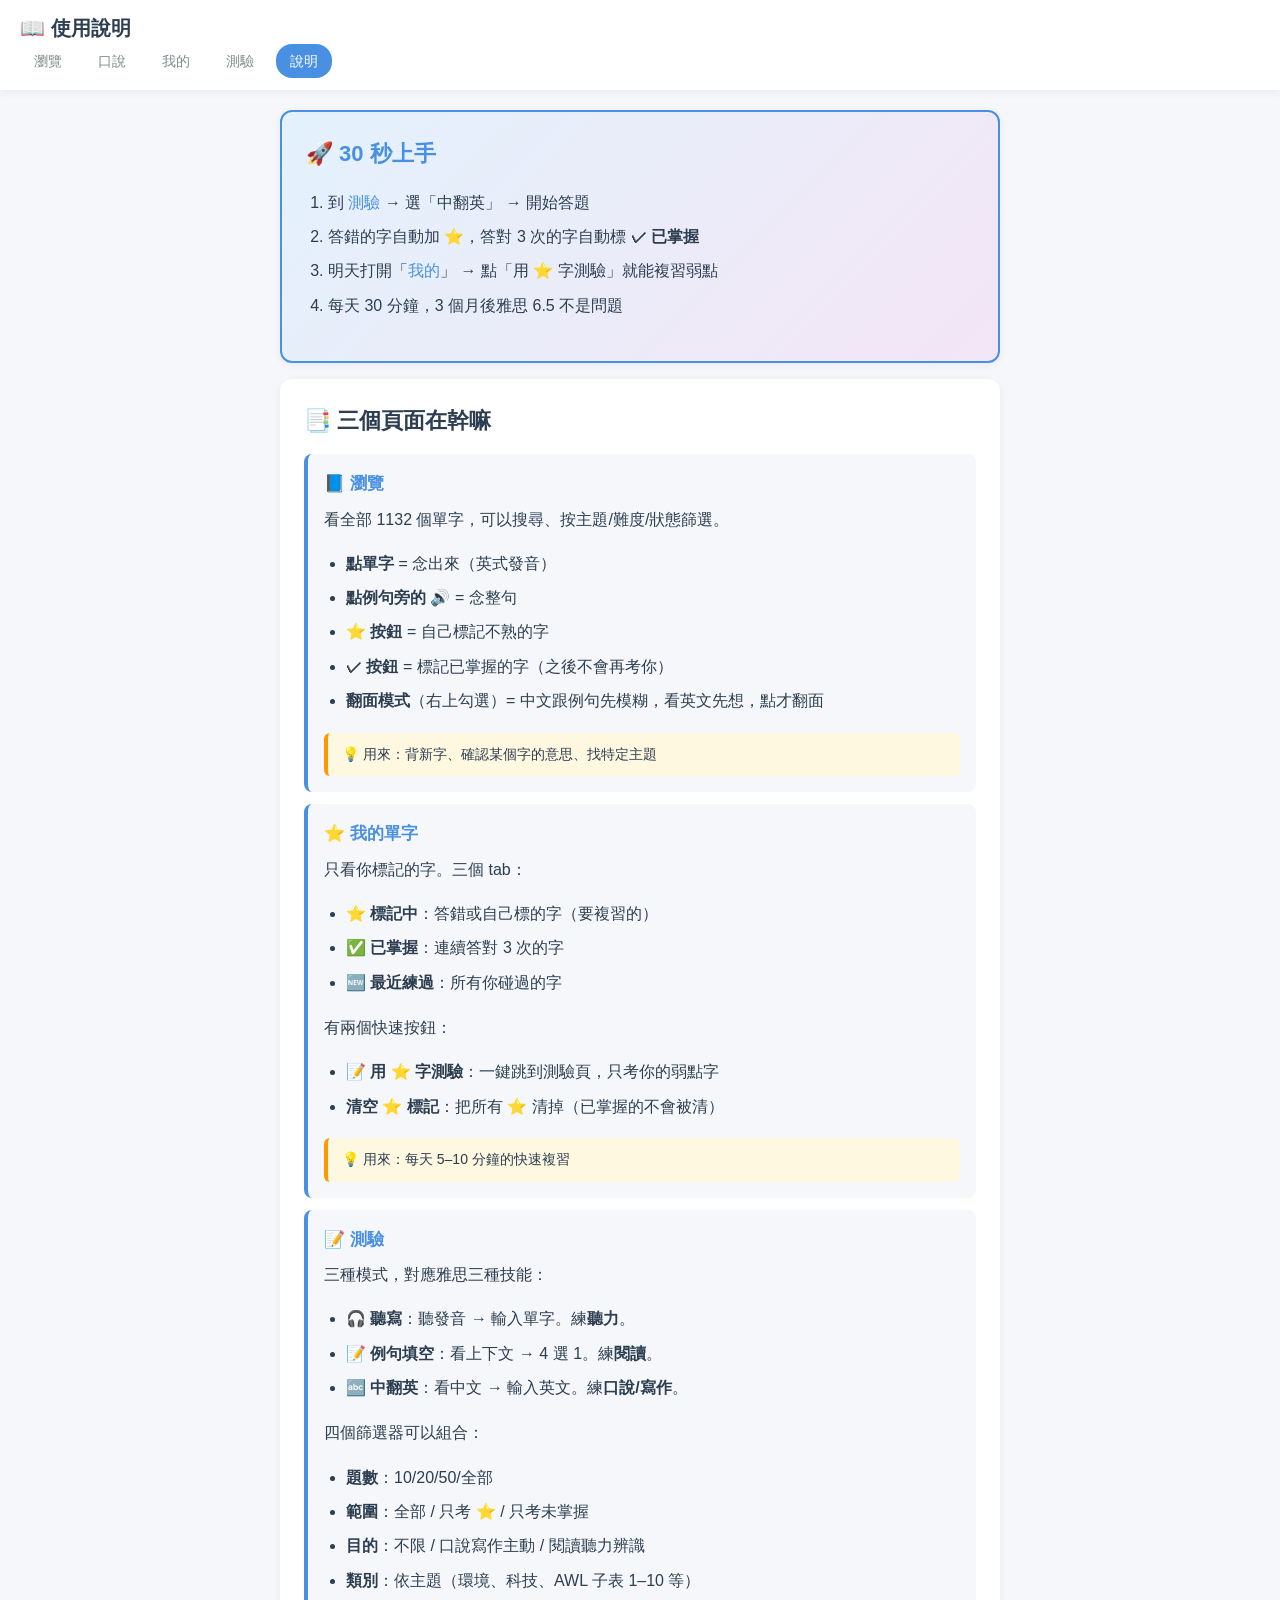
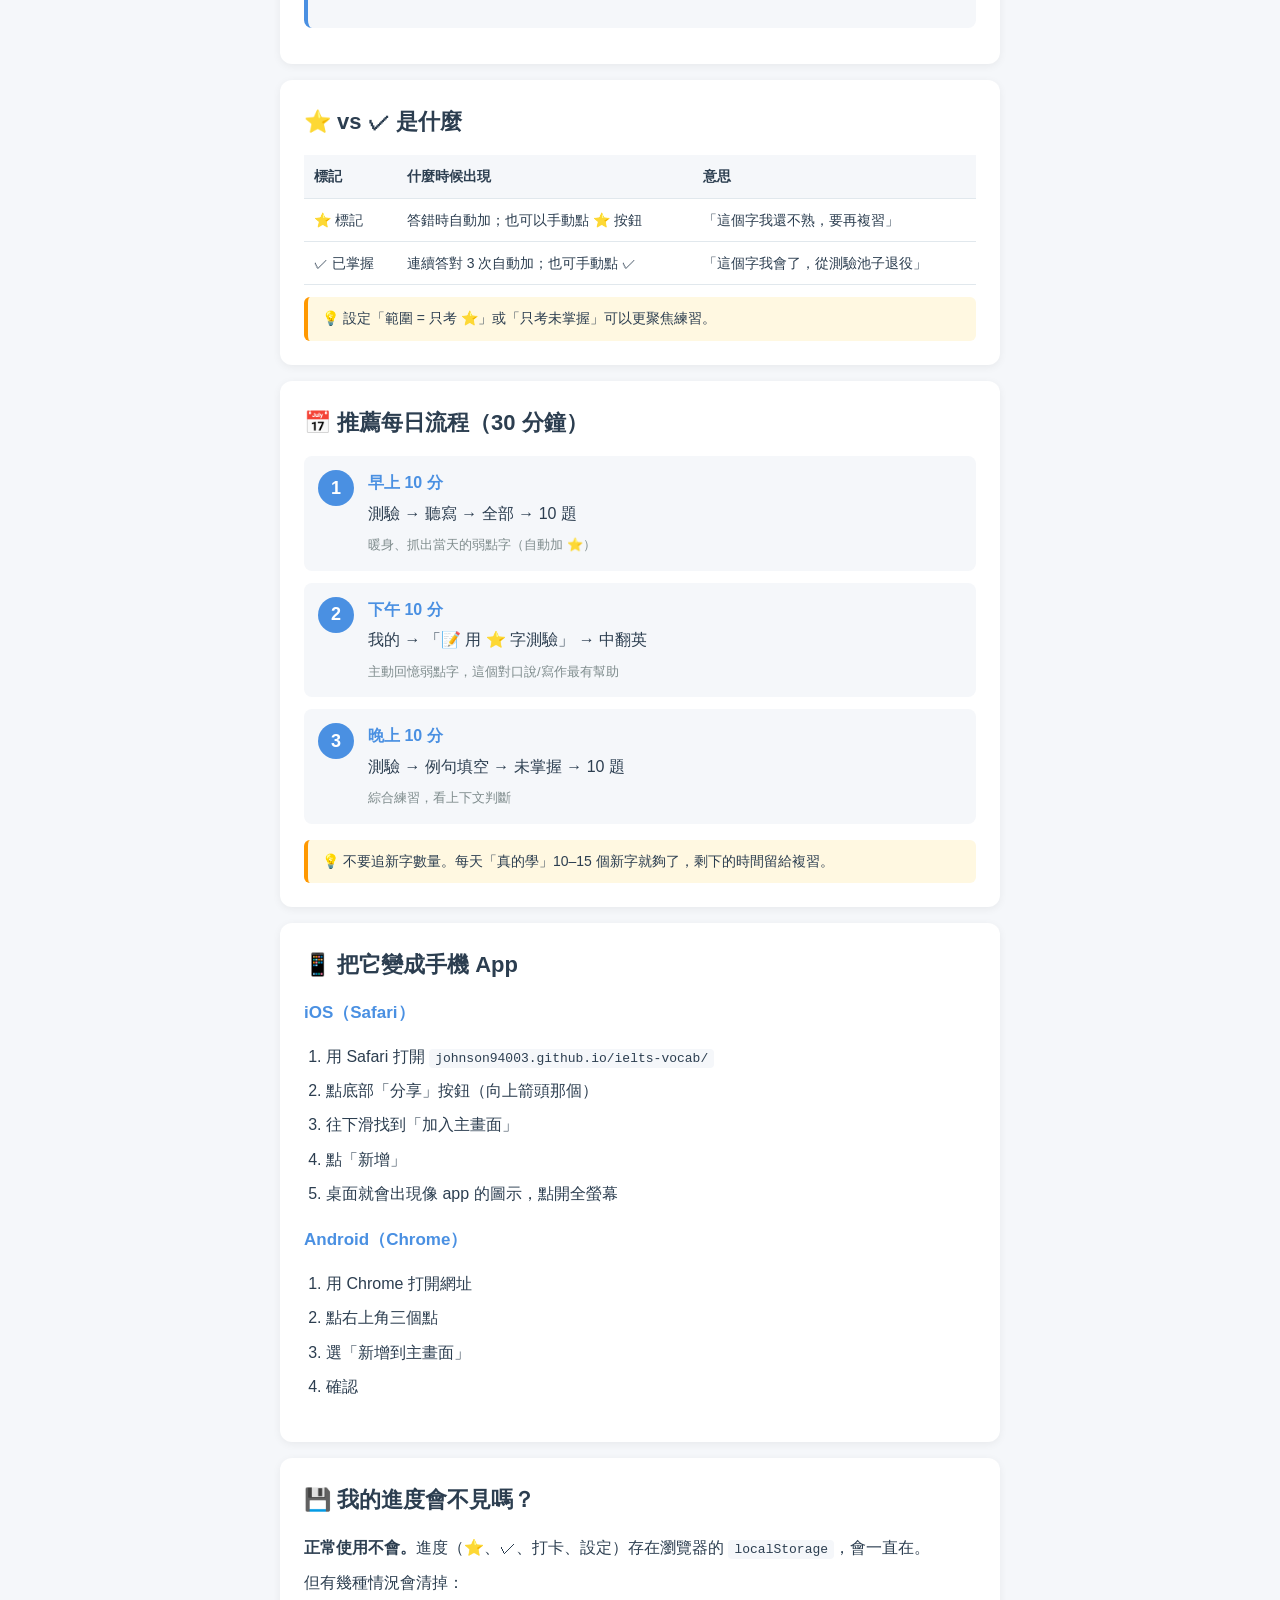
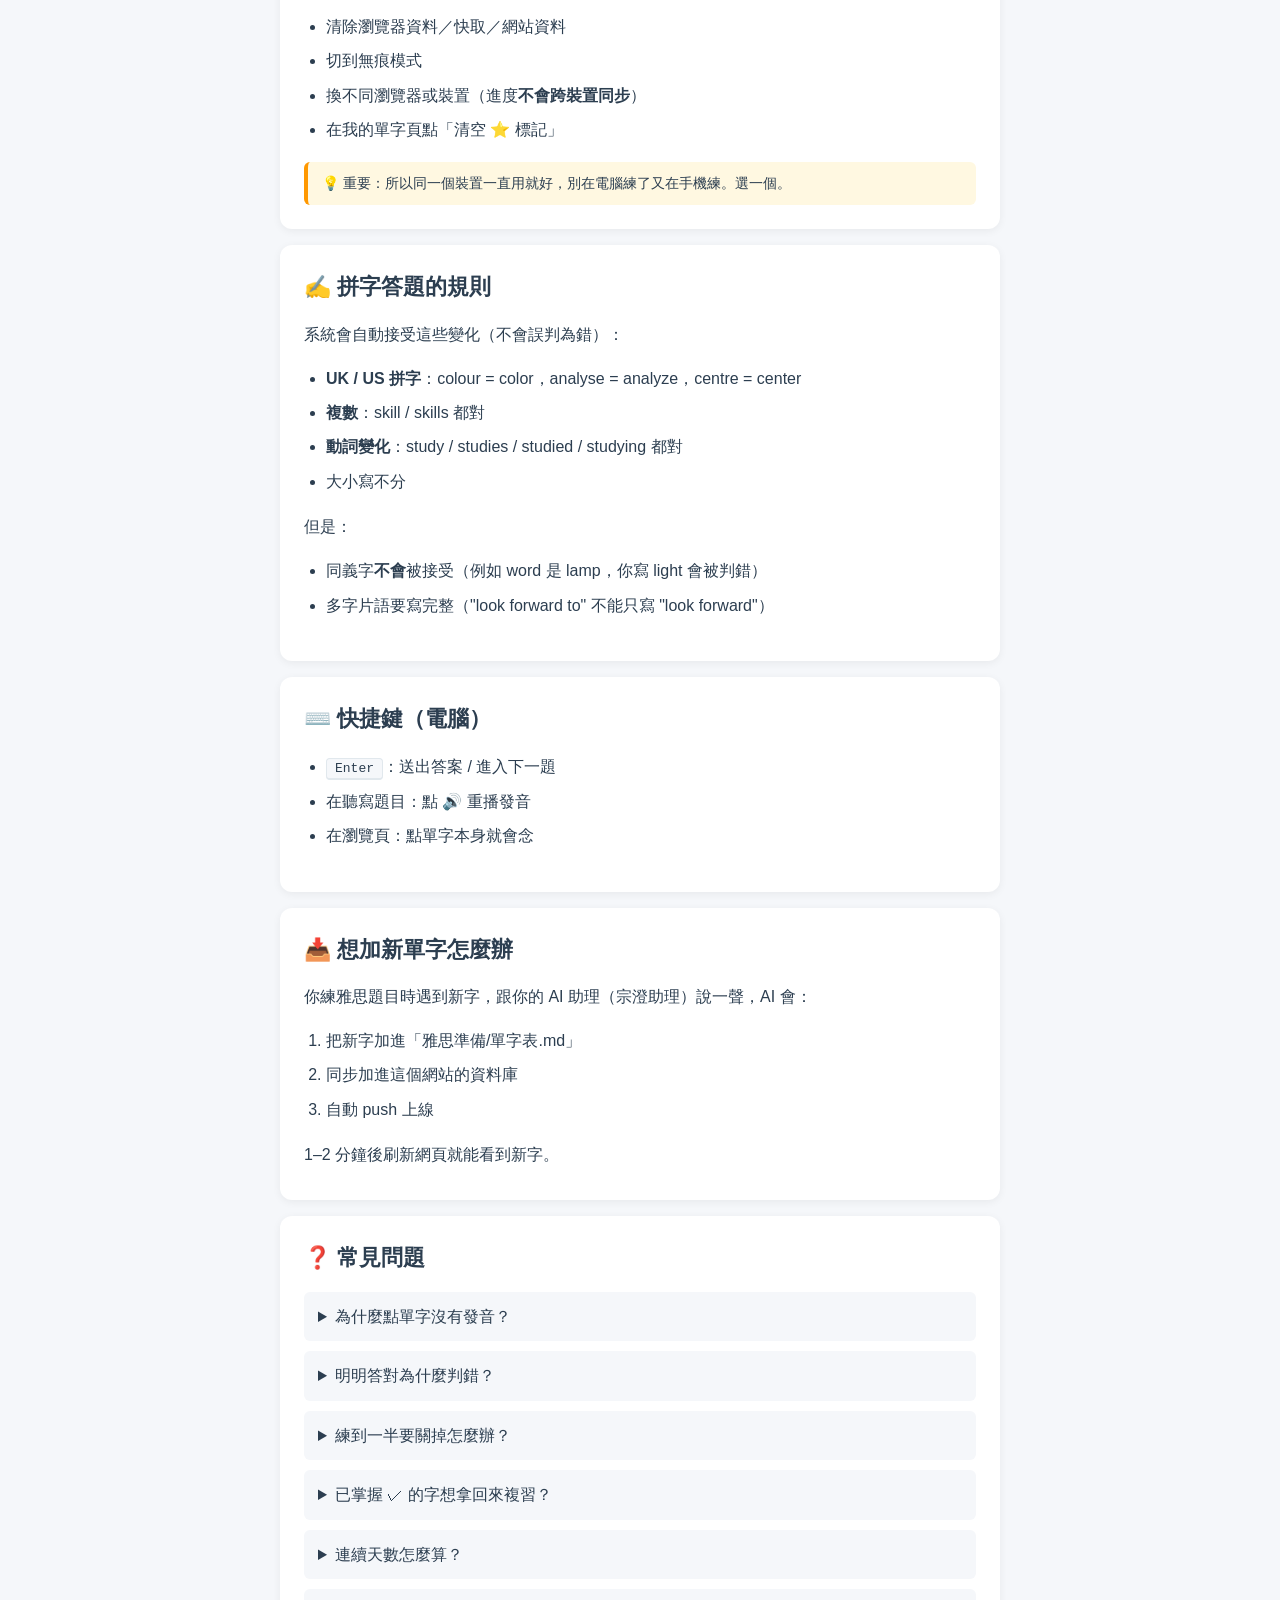
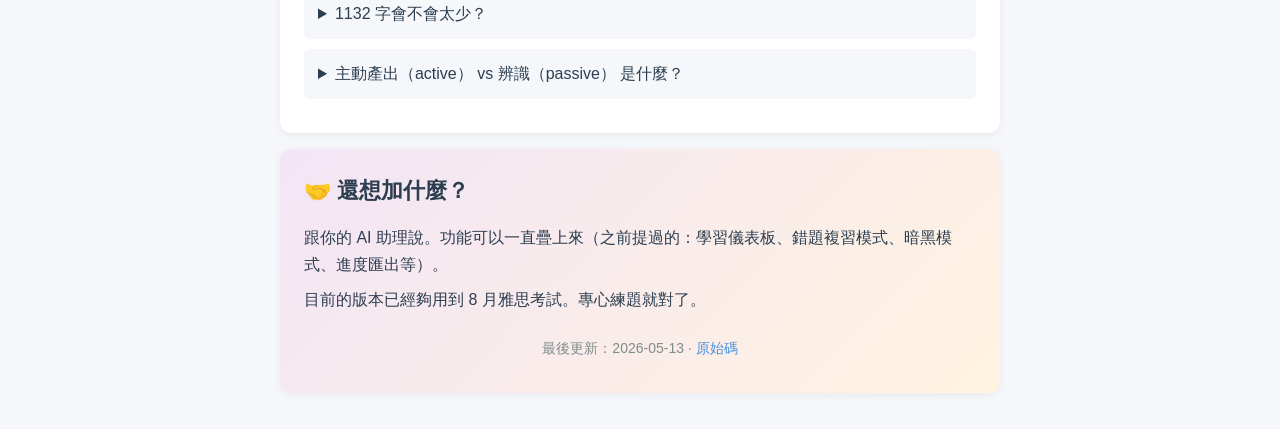
<file: help.html>
<!DOCTYPE html>
<html lang="zh-TW">
<head>
  <meta charset="UTF-8">
  <meta name="viewport" content="width=device-width, initial-scale=1.0">
  <meta name="apple-mobile-web-app-capable" content="yes">
  <title>雅思單字 - 使用說明</title>
  <link rel="stylesheet" href="css/styles.css">
</head>
<body>
  <header>
    <h1>📖 使用說明</h1>
    <nav>
      <a href="index.html">瀏覽</a>
      <a href="speaking.html">口說</a>
      <a href="my-words.html">我的</a>
      <a href="quiz.html">測驗</a>
      <a href="help.html" class="active">說明</a>
    </nav>
  </header>

  <main class="help-page">

    <!-- 30 秒上手 -->
    <section class="help-section help-quickstart">
      <h2>🚀 30 秒上手</h2>
      <ol>
        <li>到 <a href="quiz.html">測驗</a> → 選「中翻英」 → 開始答題</li>
        <li>答錯的字自動加 <strong>⭐</strong>，答對 3 次的字自動標 <strong>✓ 已掌握</strong></li>
        <li>明天打開「<a href="my-words.html">我的</a>」 → 點「用 ⭐ 字測驗」就能複習弱點</li>
        <li>每天 30 分鐘，3 個月後雅思 6.5 不是問題</li>
      </ol>
    </section>

    <!-- 三個頁面 -->
    <section class="help-section">
      <h2>📑 三個頁面在幹嘛</h2>

      <div class="help-card">
        <h3>📘 瀏覽</h3>
        <p>看全部 1132 個單字，可以搜尋、按主題/難度/狀態篩選。</p>
        <ul>
          <li><strong>點單字</strong> = 念出來（英式發音）</li>
          <li><strong>點例句旁的 🔊</strong> = 念整句</li>
          <li><strong>⭐ 按鈕</strong> = 自己標記不熟的字</li>
          <li><strong>✓ 按鈕</strong> = 標記已掌握的字（之後不會再考你）</li>
          <li><strong>翻面模式</strong>（右上勾選）= 中文跟例句先模糊，看英文先想，點才翻面</li>
        </ul>
        <p class="help-tip">💡 用來：背新字、確認某個字的意思、找特定主題</p>
      </div>

      <div class="help-card">
        <h3>⭐ 我的單字</h3>
        <p>只看你標記的字。三個 tab：</p>
        <ul>
          <li><strong>⭐ 標記中</strong>：答錯或自己標的字（要複習的）</li>
          <li><strong>✅ 已掌握</strong>：連續答對 3 次的字</li>
          <li><strong>🆕 最近練過</strong>：所有你碰過的字</li>
        </ul>
        <p>有兩個快速按鈕：</p>
        <ul>
          <li><strong>📝 用 ⭐ 字測驗</strong>：一鍵跳到測驗頁，只考你的弱點字</li>
          <li><strong>清空 ⭐ 標記</strong>：把所有 ⭐ 清掉（已掌握的不會被清）</li>
        </ul>
        <p class="help-tip">💡 用來：每天 5–10 分鐘的快速複習</p>
      </div>

      <div class="help-card">
        <h3>📝 測驗</h3>
        <p>三種模式，對應雅思三種技能：</p>
        <ul>
          <li><strong>🎧 聽寫</strong>：聽發音 → 輸入單字。練<strong>聽力</strong>。</li>
          <li><strong>📝 例句填空</strong>：看上下文 → 4 選 1。練<strong>閱讀</strong>。</li>
          <li><strong>🔤 中翻英</strong>：看中文 → 輸入英文。練<strong>口說/寫作</strong>。</li>
        </ul>
        <p>四個篩選器可以組合：</p>
        <ul>
          <li><strong>題數</strong>：10/20/50/全部</li>
          <li><strong>範圍</strong>：全部 / 只考 ⭐ / 只考未掌握</li>
          <li><strong>目的</strong>：不限 / 口說寫作主動 / 閱讀聽力辨識</li>
          <li><strong>類別</strong>：依主題（環境、科技、AWL 子表 1–10 等）</li>
        </ul>
      </div>
    </section>

    <!-- ⭐ 跟 ✓ -->
    <section class="help-section">
      <h2>⭐ vs ✓ 是什麼</h2>
      <table class="help-table">
        <thead>
          <tr><th>標記</th><th>什麼時候出現</th><th>意思</th></tr>
        </thead>
        <tbody>
          <tr>
            <td>⭐ 標記</td>
            <td>答錯時自動加；也可以手動點 ⭐ 按鈕</td>
            <td>「這個字我還不熟，要再複習」</td>
          </tr>
          <tr>
            <td>✓ 已掌握</td>
            <td>連續答對 3 次自動加；也可手動點 ✓</td>
            <td>「這個字我會了，從測驗池子退役」</td>
          </tr>
        </tbody>
      </table>
      <p class="help-tip">💡 設定「範圍 = 只考 ⭐」或「只考未掌握」可以更聚焦練習。</p>
    </section>

    <!-- 推薦每日流程 -->
    <section class="help-section">
      <h2>📅 推薦每日流程（30 分鐘）</h2>
      <div class="help-routine">
        <div class="routine-step">
          <div class="step-num">1</div>
          <div class="step-content">
            <strong>早上 10 分</strong>
            <p>測驗 → 聽寫 → 全部 → 10 題</p>
            <small>暖身、抓出當天的弱點字（自動加 ⭐）</small>
          </div>
        </div>
        <div class="routine-step">
          <div class="step-num">2</div>
          <div class="step-content">
            <strong>下午 10 分</strong>
            <p>我的 → 「📝 用 ⭐ 字測驗」 → 中翻英</p>
            <small>主動回憶弱點字，這個對口說/寫作最有幫助</small>
          </div>
        </div>
        <div class="routine-step">
          <div class="step-num">3</div>
          <div class="step-content">
            <strong>晚上 10 分</strong>
            <p>測驗 → 例句填空 → 未掌握 → 10 題</p>
            <small>綜合練習，看上下文判斷</small>
          </div>
        </div>
      </div>
      <p class="help-tip">💡 不要追新字數量。每天「真的學」10–15 個新字就夠了，剩下的時間留給複習。</p>
    </section>

    <!-- 手機 App -->
    <section class="help-section">
      <h2>📱 把它變成手機 App</h2>
      <h3>iOS（Safari）</h3>
      <ol>
        <li>用 Safari 打開 <code>johnson94003.github.io/ielts-vocab/</code></li>
        <li>點底部「分享」按鈕（向上箭頭那個）</li>
        <li>往下滑找到「加入主畫面」</li>
        <li>點「新增」</li>
        <li>桌面就會出現像 app 的圖示，點開全螢幕</li>
      </ol>
      <h3>Android（Chrome）</h3>
      <ol>
        <li>用 Chrome 打開網址</li>
        <li>點右上角三個點</li>
        <li>選「新增到主畫面」</li>
        <li>確認</li>
      </ol>
    </section>

    <!-- 進度資料 -->
    <section class="help-section">
      <h2>💾 我的進度會不見嗎？</h2>
      <p><strong>正常使用不會。</strong>進度（⭐、✓、打卡、設定）存在瀏覽器的 <code>localStorage</code>，會一直在。</p>
      <p>但有幾種情況會清掉：</p>
      <ul>
        <li>清除瀏覽器資料／快取／網站資料</li>
        <li>切到無痕模式</li>
        <li>換不同瀏覽器或裝置（進度<strong>不會跨裝置同步</strong>）</li>
        <li>在我的單字頁點「清空 ⭐ 標記」</li>
      </ul>
      <p class="help-tip">💡 重要：所以同一個裝置一直用就好，別在電腦練了又在手機練。選一個。</p>
    </section>

    <!-- 拼字 -->
    <section class="help-section">
      <h2>✍️ 拼字答題的規則</h2>
      <p>系統會自動接受這些變化（不會誤判為錯）：</p>
      <ul>
        <li><strong>UK / US 拼字</strong>：colour = color，analyse = analyze，centre = center</li>
        <li><strong>複數</strong>：skill / skills 都對</li>
        <li><strong>動詞變化</strong>：study / studies / studied / studying 都對</li>
        <li>大小寫不分</li>
      </ul>
      <p>但是：</p>
      <ul>
        <li>同義字<strong>不會</strong>被接受（例如 word 是 lamp，你寫 light 會被判錯）</li>
        <li>多字片語要寫完整（"look forward to" 不能只寫 "look forward"）</li>
      </ul>
    </section>

    <!-- 快捷鍵 -->
    <section class="help-section">
      <h2>⌨️ 快捷鍵（電腦）</h2>
      <ul>
        <li><kbd>Enter</kbd>：送出答案 / 進入下一題</li>
        <li>在聽寫題目：點 <strong>🔊</strong> 重播發音</li>
        <li>在瀏覽頁：點單字本身就會念</li>
      </ul>
    </section>

    <!-- 加新字 -->
    <section class="help-section">
      <h2>📥 想加新單字怎麼辦</h2>
      <p>你練雅思題目時遇到新字，跟你的 AI 助理（宗澄助理）說一聲，AI 會：</p>
      <ol>
        <li>把新字加進「雅思準備/單字表.md」</li>
        <li>同步加進這個網站的資料庫</li>
        <li>自動 push 上線</li>
      </ol>
      <p>1–2 分鐘後刷新網頁就能看到新字。</p>
    </section>

    <!-- 常見問題 -->
    <section class="help-section">
      <h2>❓ 常見問題</h2>

      <details>
        <summary>為什麼點單字沒有發音？</summary>
        <p>瀏覽器第一次載入需要幾秒鐘準備語音引擎。等個 3 秒再點就好。如果還是不行：</p>
        <ul>
          <li>確認瀏覽器音量沒靜音</li>
          <li>Safari 跟 Chrome 都支援；Firefox 可能要手動開啟</li>
          <li>iOS 第一次要點任意一個按鈕「啟用」語音</li>
        </ul>
      </details>

      <details>
        <summary>明明答對為什麼判錯？</summary>
        <p>多半是這幾種情況：</p>
        <ul>
          <li>多打/少打了空格</li>
          <li>用了同義字（例如 word 是 lamps，你寫 lights）</li>
          <li>不規則變化（例如 word 是 run，你寫 ran），系統的寬容只蓋複數跟規則變化</li>
        </ul>
        <p>如果你確定是 bug，跟 AI 說一聲幫你修。</p>
      </details>

      <details>
        <summary>練到一半要關掉怎麼辦？</summary>
        <p>按右上角的「退出」就可以。會出現確認彈窗，按確定即可。</p>
        <p>注意：當次測驗的對錯數字會丟失，但個別單字的 ⭐ / ✓ 標記會保留。</p>
      </details>

      <details>
        <summary>已掌握 ✓ 的字想拿回來複習？</summary>
        <p>去「<a href="my-words.html">我的</a>」→ 點「✅ 已掌握」tab → 找到那個字 → 點 ✓ 按鈕取消勾選，它就回到一般池子。</p>
      </details>

      <details>
        <summary>連續天數怎麼算？</summary>
        <p>每天<strong>任意答一題</strong>就算當天有打卡。中間漏一天就會歸零重新算。</p>
      </details>

      <details>
        <summary>1132 字會不會太少？</summary>
        <p>對雅思 6.5–7 分來說<strong>夠</strong>。AWL 570 個學術字是雅思閱讀核心，加上主題詞庫已涵蓋所有常見話題。</p>
        <p>研究顯示 Band 7 候選人實際主動詞彙約 2800 個，1132 個高品質字 + 你練習累積的 = 綽綽有餘。</p>
      </details>

      <details>
        <summary>主動產出（active） vs 辨識（passive） 是什麼？</summary>
        <p><strong>active</strong> = 自己要會寫會說的字（口說、寫作）。</p>
        <p><strong>passive</strong> = 看到聽到能反應出意思的字（閱讀、聽力）。</p>
        <p>絕大多數英文母語者也只能<strong>主動用</strong>幾千個字，但能<strong>認得</strong>幾萬個。你不用每個字都能主動用。</p>
      </details>
    </section>

    <!-- 收尾 -->
    <section class="help-section help-footer">
      <h2>🤝 還想加什麼？</h2>
      <p>跟你的 AI 助理說。功能可以一直疊上來（之前提過的：學習儀表板、錯題複習模式、暗黑模式、進度匯出等）。</p>
      <p>目前的版本已經夠用到 8 月雅思考試。專心練題就對了。</p>
      <p style="margin-top:24px;text-align:center;font-size:14px;color:var(--text-light);">
        最後更新：2026-05-13 · <a href="https://github.com/johnson94003/ielts-vocab">原始碼</a>
      </p>
    </section>

  </main>

  <script>
    // 第一次訪問顯示提示（可選）
    if (!localStorage.getItem("ielts_vocab_seen_help")) {
      localStorage.setItem("ielts_vocab_seen_help", "1");
    }
  </script>
</body>
</html>
</file>
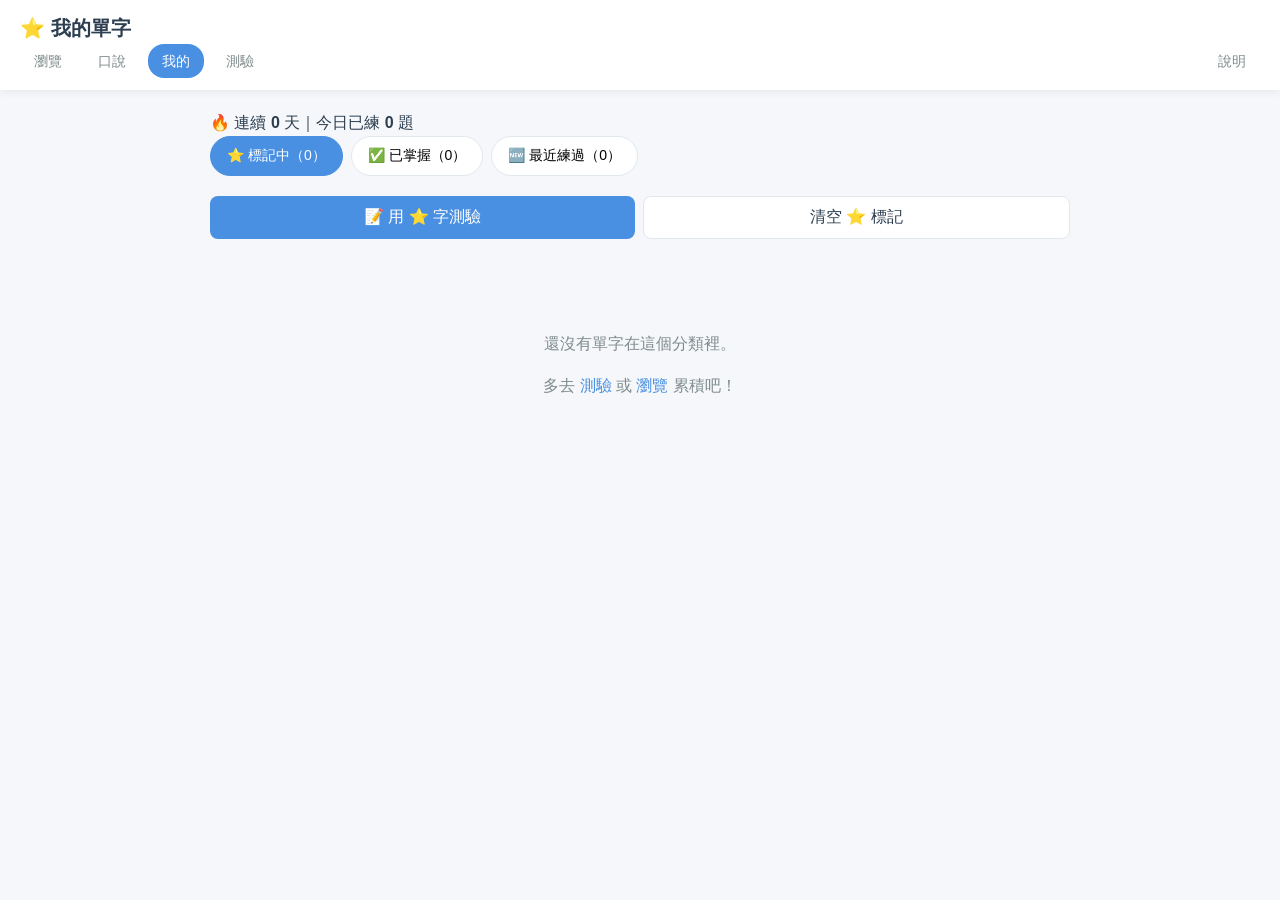
<file: my-words.html>
<!DOCTYPE html>
<html lang="zh-TW">
<head>
  <meta charset="UTF-8">
  <meta name="viewport" content="width=device-width, initial-scale=1.0">
  <meta name="apple-mobile-web-app-capable" content="yes">
  <title>雅思單字 - 我的單字</title>
  <link rel="stylesheet" href="css/styles.css">
</head>
<body>
  <header>
    <h1>⭐ 我的單字</h1>
    <nav>
      <a href="index.html">瀏覽</a>
      <a href="speaking.html">口說</a>
      <a href="my-words.html" class="active">我的</a>
      <a href="quiz.html">測驗</a>
      <a href="help.html" class="nav-help">說明</a>
    </nav>
  </header>

  <main>
    <div id="streakInfo" class="streak-info"></div>

    <section class="my-words-tabs">
      <button class="tab-btn active" data-tab="starred">⭐ 標記中（<span id="starredCount">0</span>）</button>
      <button class="tab-btn" data-tab="mastered">✅ 已掌握（<span id="masteredCount">0</span>）</button>
      <button class="tab-btn" data-tab="recent">🆕 最近練過（<span id="recentCount">0</span>）</button>
    </section>

    <section class="my-words-actions">
      <button class="btn-primary" id="quizStarredBtn">📝 用 ⭐ 字測驗</button>
      <button class="btn-secondary" id="clearStarredBtn">清空 ⭐ 標記</button>
    </section>

    <section id="myList" class="vocab-list"></section>

    <div id="emptyState" class="empty-state" style="display:none;">
      <p>還沒有單字在這個分類裡。</p>
      <p>多去 <a href="quiz.html">測驗</a> 或 <a href="index.html">瀏覽</a> 累積吧！</p>
    </div>
  </main>

  <script src="js/data.js"></script>
  <script src="js/my-words.js"></script>
</body>
</html>
</file>
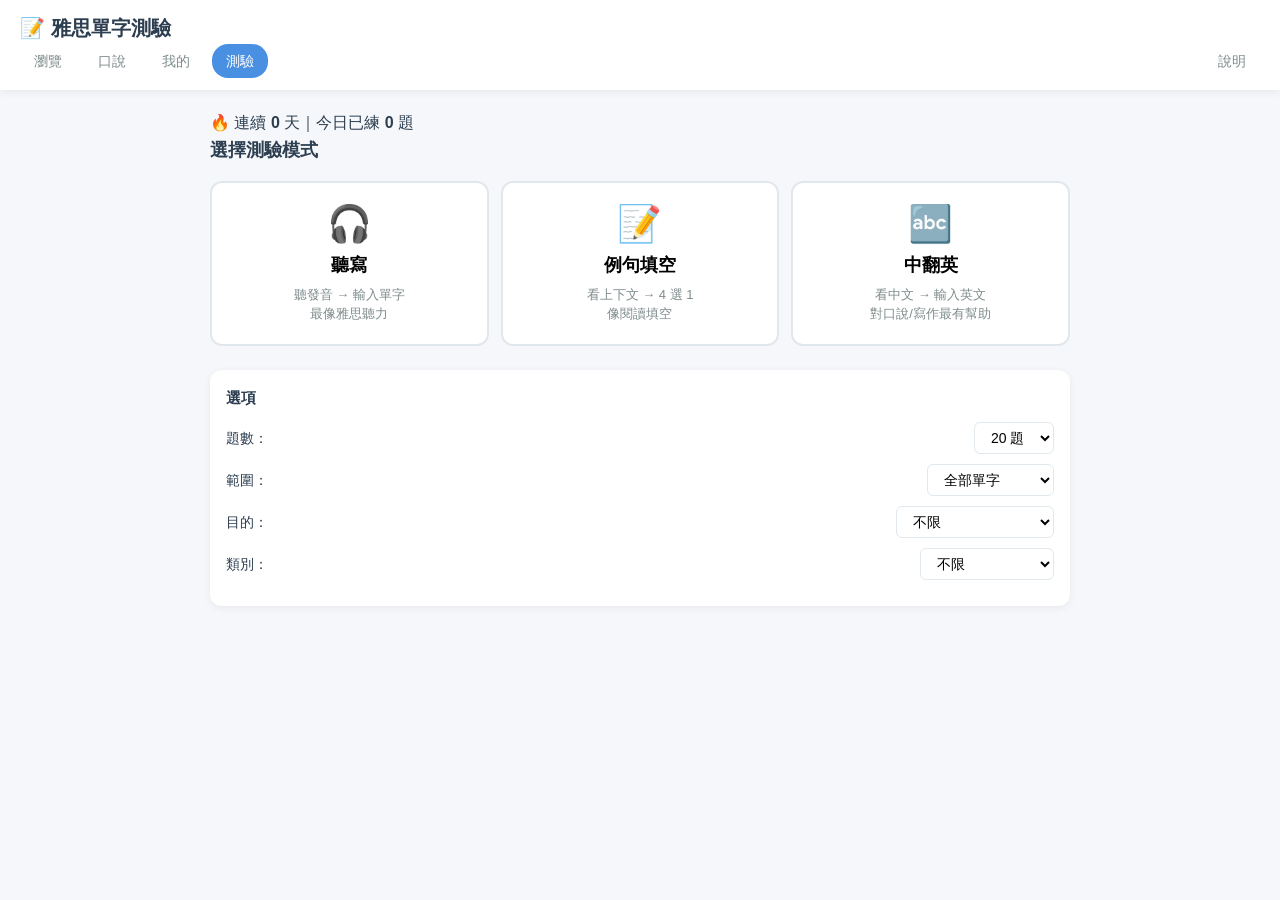
<file: quiz.html>
<!DOCTYPE html>
<html lang="zh-TW">
<head>
  <meta charset="UTF-8">
  <meta name="viewport" content="width=device-width, initial-scale=1.0">
  <meta name="apple-mobile-web-app-capable" content="yes">
  <title>雅思單字 - 測驗</title>
  <link rel="stylesheet" href="css/styles.css">
</head>
<body>
  <header>
    <h1>📝 雅思單字測驗</h1>
    <nav>
      <a href="index.html">瀏覽</a>
      <a href="speaking.html">口說</a>
      <a href="my-words.html">我的</a>
      <a href="quiz.html" class="active">測驗</a>
      <a href="help.html" class="nav-help">說明</a>
    </nav>
  </header>

  <main>
    <!-- 模式選擇 -->
    <section id="modeSelect" class="mode-select">
      <div id="streakInfo" class="streak-info"></div>
      <h2>選擇測驗模式</h2>
      <div class="mode-cards">
        <button class="mode-card" data-mode="dictation">
          <span class="mode-icon">🎧</span>
          <span class="mode-title">聽寫</span>
          <span class="mode-desc">聽發音 → 輸入單字<br>最像雅思聽力</span>
        </button>
        <button class="mode-card" data-mode="cloze">
          <span class="mode-icon">📝</span>
          <span class="mode-title">例句填空</span>
          <span class="mode-desc">看上下文 → 4 選 1<br>像閱讀填空</span>
        </button>
        <button class="mode-card" data-mode="zh2en">
          <span class="mode-icon">🔤</span>
          <span class="mode-title">中翻英</span>
          <span class="mode-desc">看中文 → 輸入英文<br>對口說/寫作最有幫助</span>
        </button>
      </div>

      <div class="quiz-options">
        <h3>選項</h3>
        <label>
          題數：
          <select id="quizLength">
            <option value="10">10 題</option>
            <option value="20" selected>20 題</option>
            <option value="50">50 題</option>
            <option value="all">全部</option>
          </select>
        </label>
        <label>
          範圍：
          <select id="quizScope">
            <option value="all">全部單字</option>
            <option value="starred">只考 ⭐ 標記</option>
            <option value="unmastered">只考未掌握</option>
          </select>
        </label>
        <label>
          目的：
          <select id="quizPurpose">
            <option value="all">不限</option>
            <option value="active">口說寫作主動產出</option>
            <option value="passive">閱讀聽力辨識</option>
          </select>
        </label>
        <label>
          類別：
          <select id="quizCategory">
            <option value="">不限</option>
          </select>
        </label>
      </div>
    </section>

    <!-- 測驗進行中 -->
    <section id="quizArea" class="quiz-area" style="display:none;">
      <div class="quiz-header">
        <span id="quizProgress">1 / 20</span>
        <span id="quizScore">✓ 0 ✗ 0</span>
        <button id="quitQuiz" class="btn-quit">退出</button>
      </div>

      <div id="questionBox" class="question-box"></div>

      <div id="answerBox" class="answer-box"></div>

      <div id="feedbackBox" class="feedback-box" style="display:none;"></div>

      <div class="quiz-actions">
        <button id="nextBtn" class="btn-primary" style="display:none;">下一題 →</button>
      </div>
    </section>

    <!-- 測驗結束 -->
    <section id="resultArea" class="result-area" style="display:none;">
      <h2>測驗結果</h2>
      <div class="result-stats">
        <div class="stat-card">
          <span class="stat-label">總題數</span>
          <span id="resultTotal" class="stat-value">0</span>
        </div>
        <div class="stat-card correct">
          <span class="stat-label">答對</span>
          <span id="resultCorrect" class="stat-value">0</span>
        </div>
        <div class="stat-card wrong">
          <span class="stat-label">答錯</span>
          <span id="resultWrong" class="stat-value">0</span>
        </div>
        <div class="stat-card">
          <span class="stat-label">正確率</span>
          <span id="resultRate" class="stat-value">0%</span>
        </div>
      </div>
      <div class="result-actions">
        <button id="restartBtn" class="btn-primary">再來一次</button>
        <button id="backToModeBtn" class="btn-secondary">回模式選擇</button>
      </div>
      <h3 style="margin-top:32px;">答錯的單字（自動加 ⭐）</h3>
      <ul id="wrongList" class="wrong-list"></ul>
    </section>
  </main>

  <script src="js/data.js"></script>
  <script src="js/quiz.js"></script>
</body>
</html>
</file>
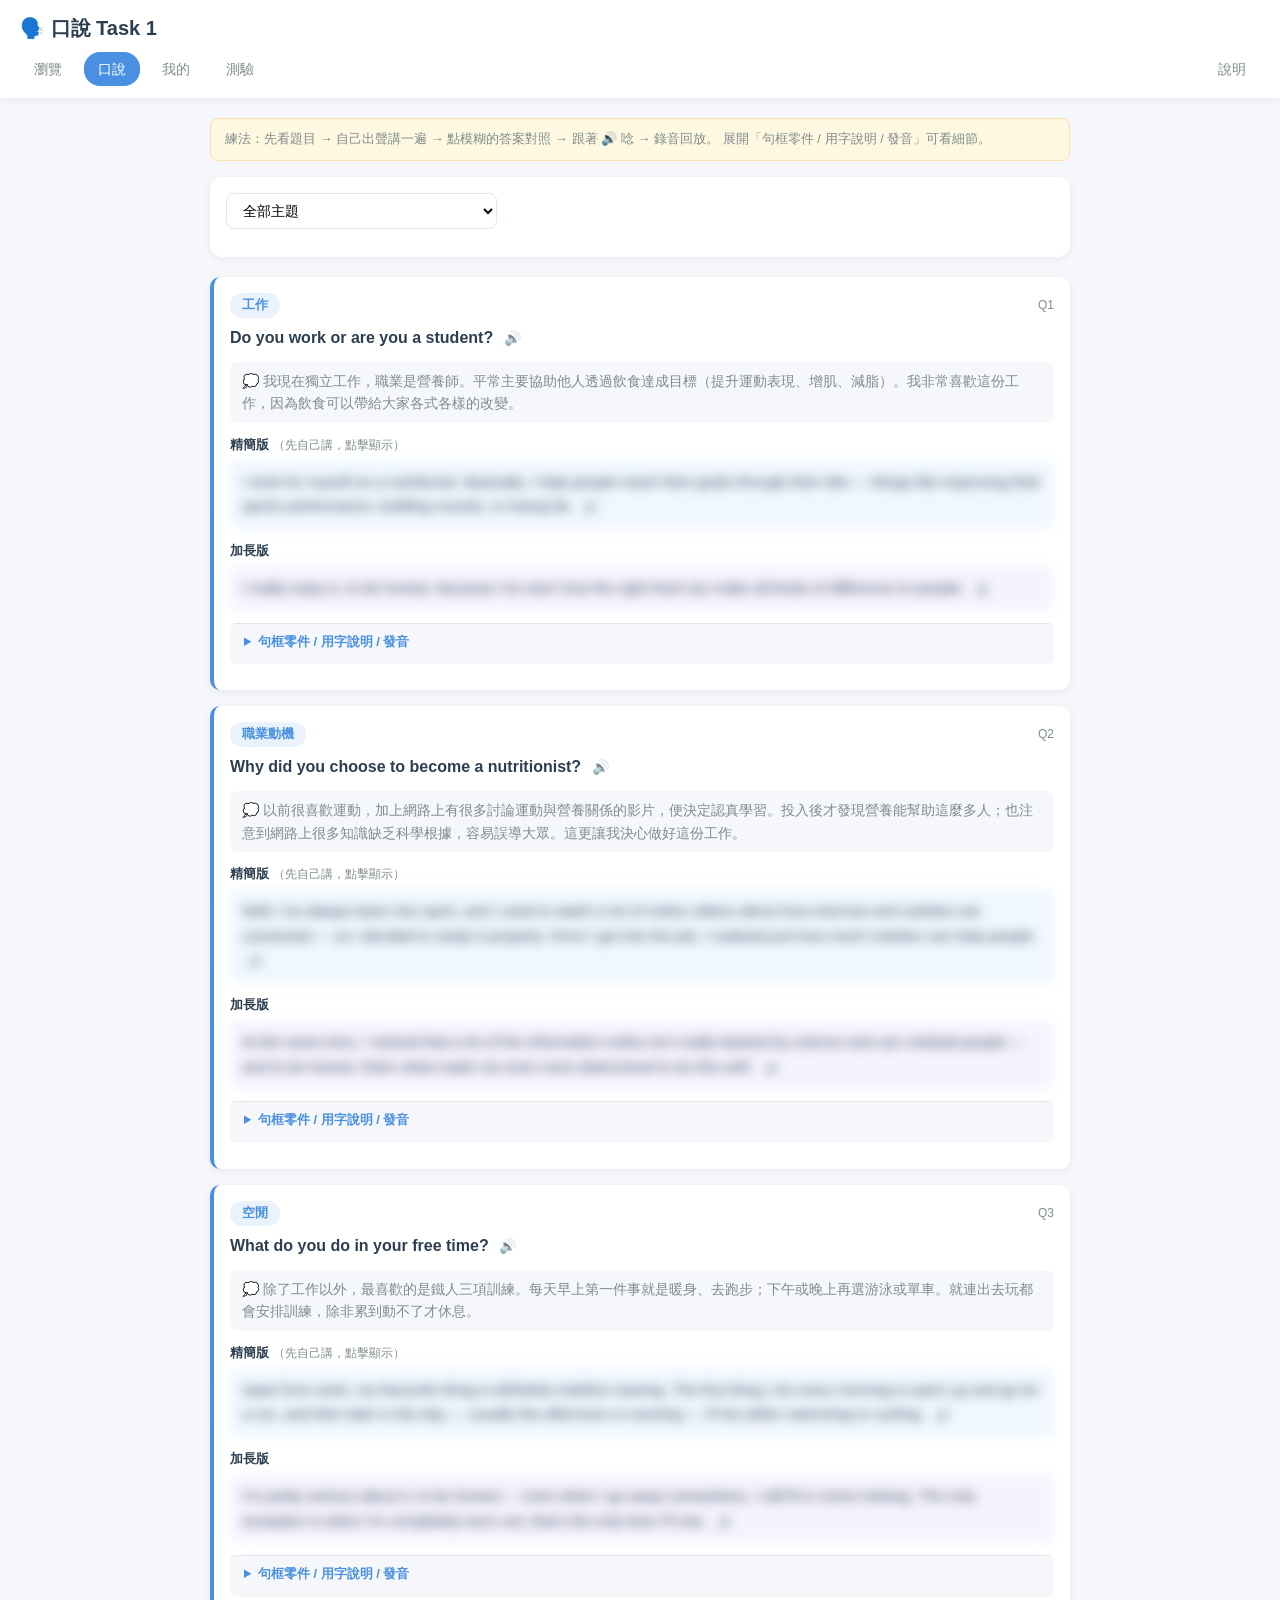
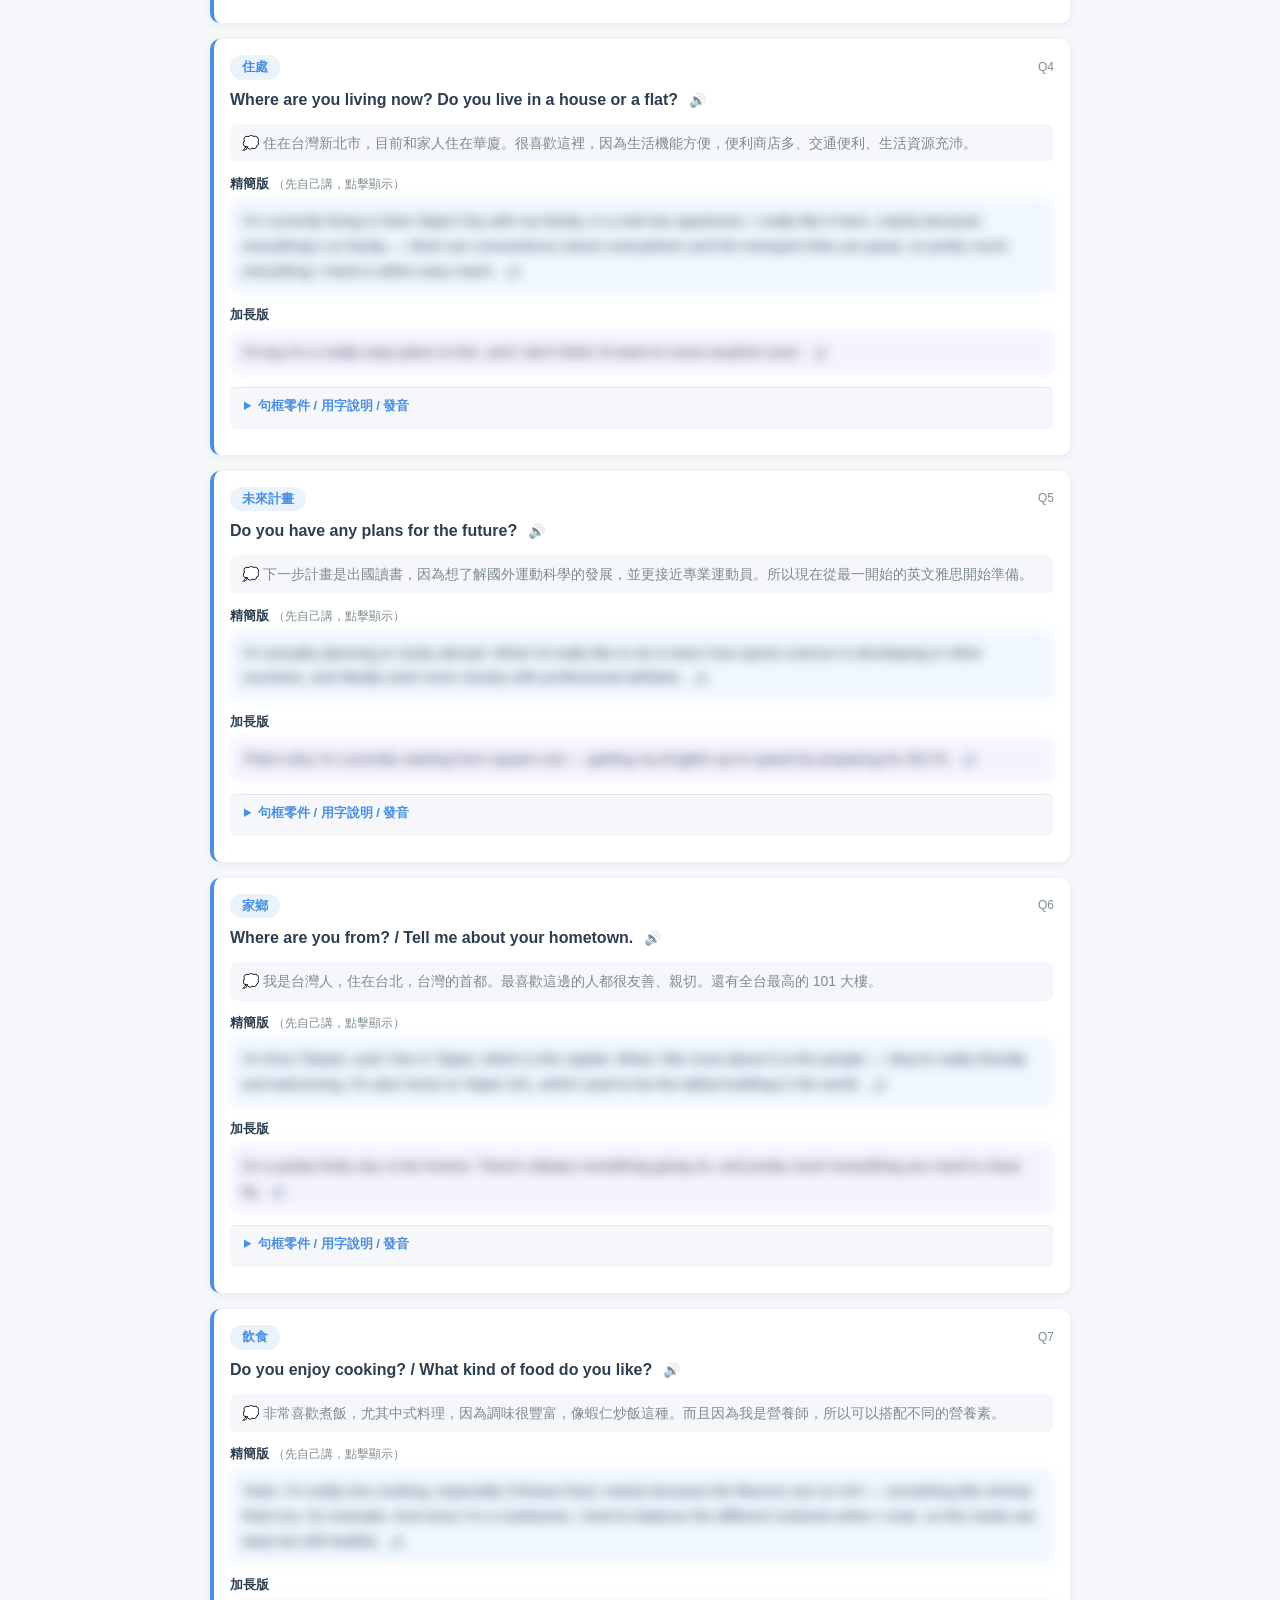
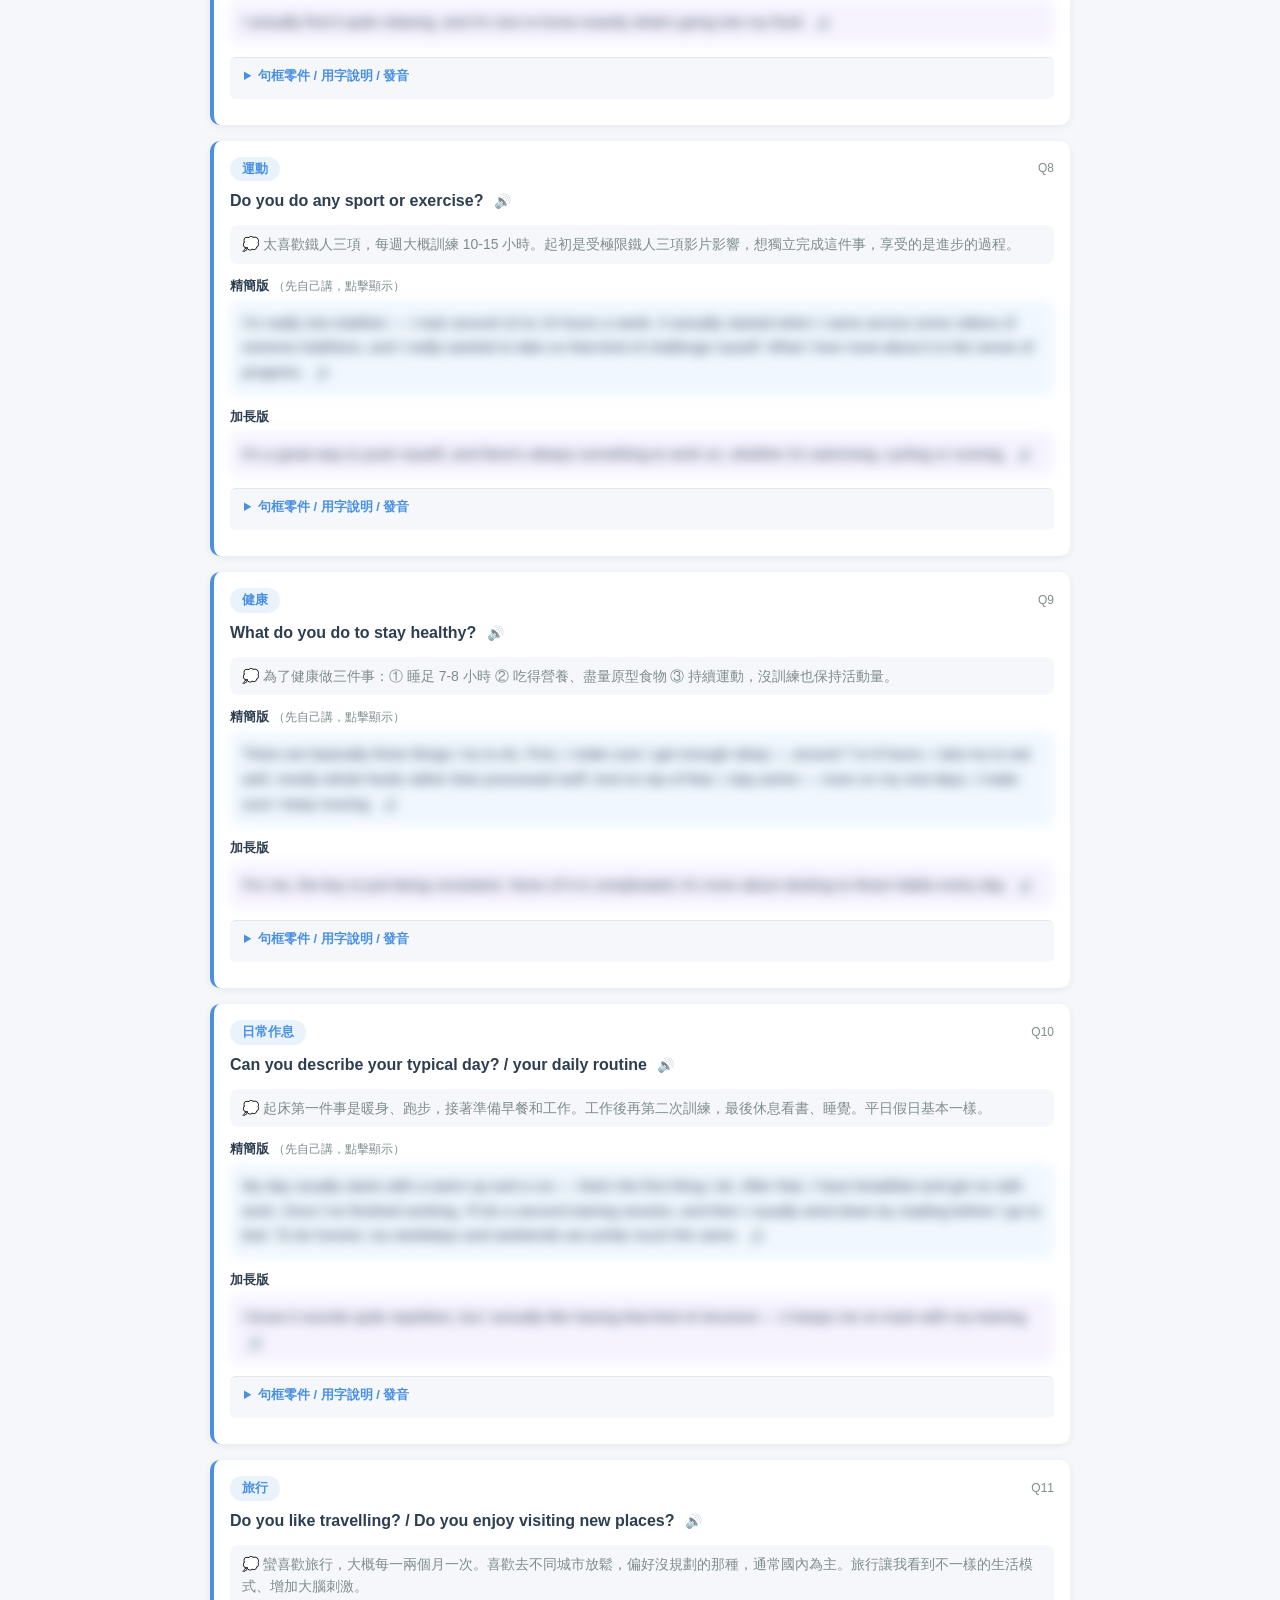
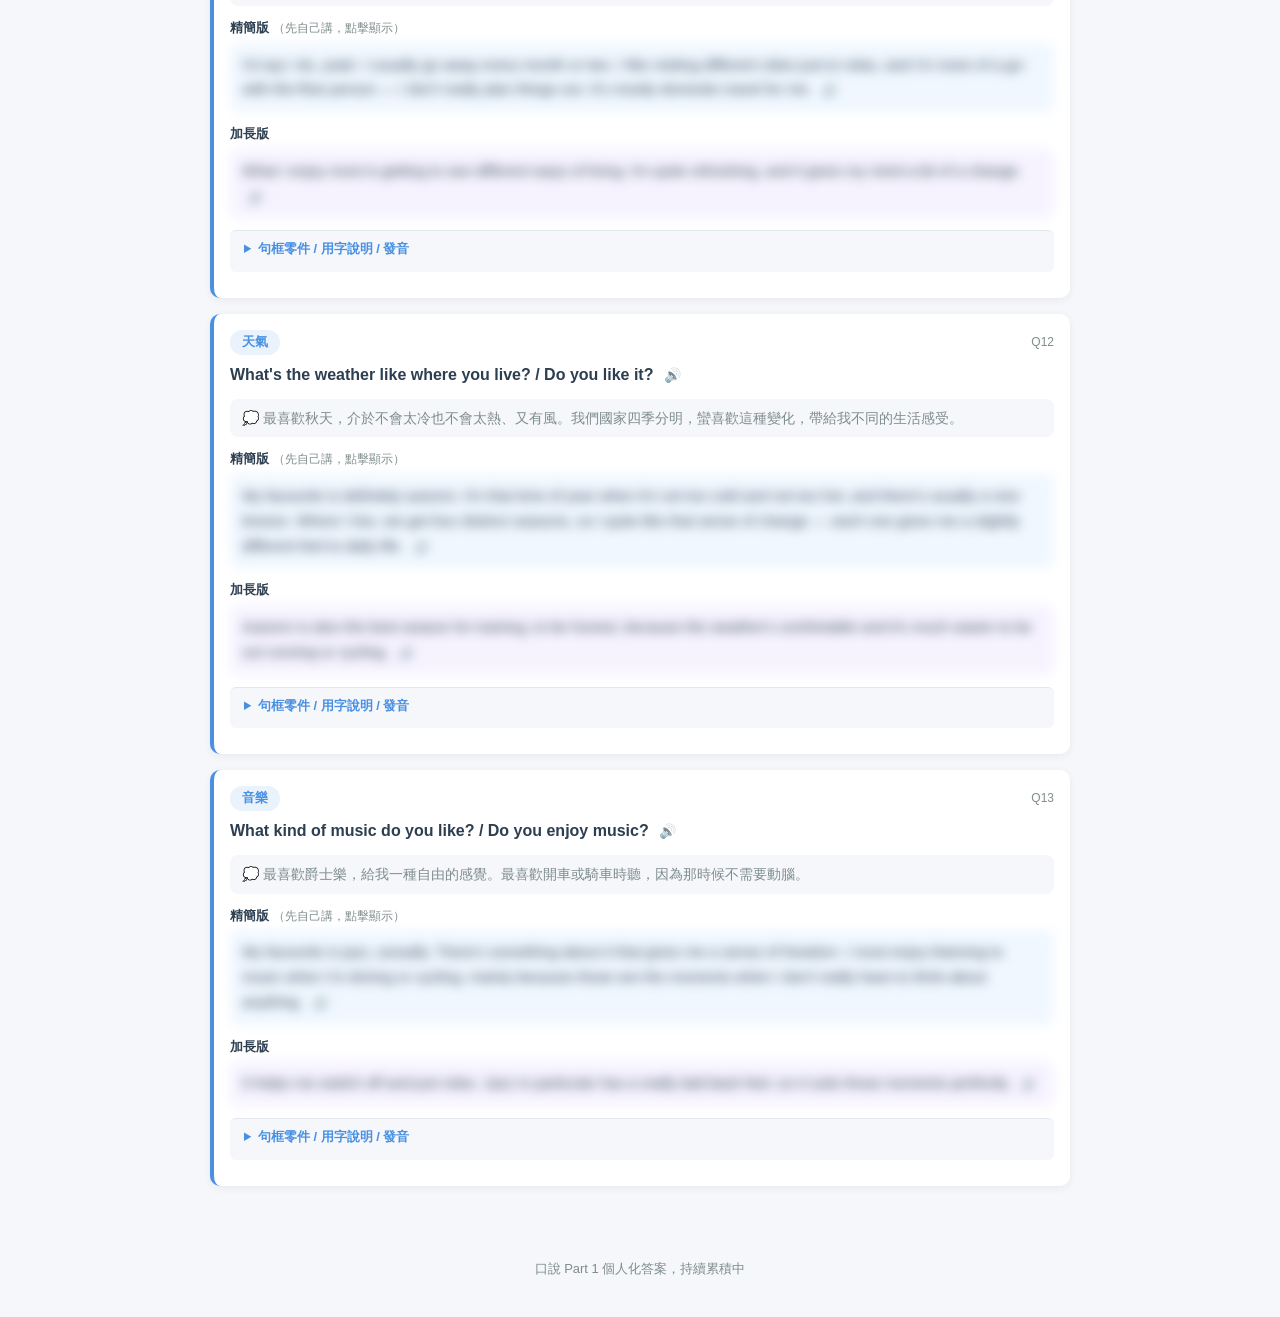
<file: speaking.html>
<!DOCTYPE html>
<html lang="zh-TW">
<head>
  <meta charset="UTF-8">
  <meta name="viewport" content="width=device-width, initial-scale=1.0">
  <meta name="apple-mobile-web-app-capable" content="yes">
  <meta name="apple-mobile-web-app-status-bar-style" content="default">
  <title>雅思口說 Task 1</title>
  <link rel="stylesheet" href="css/styles.css">
  <style>
    .sp-card {
      background: var(--card);
      border-radius: 10px;
      box-shadow: var(--shadow);
      border-left: 4px solid var(--primary);
      padding: 16px;
      margin-bottom: 16px;
    }
    .sp-head { display: flex; justify-content: space-between; align-items: center; margin-bottom: 8px; }
    .sp-topic {
      font-size: 13px; font-weight: 600; color: var(--primary);
      background: #eaf3fc; border-radius: 12px; padding: 2px 12px;
    }
    .sp-qid { font-size: 12px; color: var(--text-light); }
    .sp-question {
      font-size: 16px; font-weight: 600; color: var(--text);
      margin-bottom: 12px; line-height: 1.5;
    }
    .sp-zh {
      font-size: 14px; color: var(--text-light);
      background: var(--bg); border-radius: 8px; padding: 8px 12px; margin-bottom: 12px;
    }
    .sp-answer-block { margin-bottom: 12px; }
    .sp-label { font-size: 13px; font-weight: 600; color: var(--text); margin-bottom: 4px; }
    .sp-hint { font-weight: 400; color: var(--text-light); font-size: 12px; }
    .sp-answer {
      font-size: 15px; line-height: 1.65; color: var(--text);
      background: #f0f7ff; border-radius: 8px; padding: 10px 12px;
      cursor: pointer; transition: filter 0.2s;
    }
    .sp-answer.sp-ext { background: #f6f3ff; }
    .sp-answer.blurred { filter: blur(6px); user-select: none; }
    .sp-answer.blurred:hover { filter: blur(4px); }
    .play-sentence, .play-mini { cursor: pointer; font-size: 14px; opacity: 0.6; }
    .play-sentence:hover, .play-mini:hover { opacity: 1; }
    .sp-more { margin-top: 8px; border-top: 1px solid var(--border); padding-top: 8px; }
    .sp-more summary {
      cursor: pointer; font-size: 13px; color: var(--primary); font-weight: 600; outline: none;
    }
    .sp-section-title {
      font-size: 12px; font-weight: 700; color: var(--text-light);
      margin: 12px 0 4px; text-transform: none; letter-spacing: 0.5px;
    }
    .sp-more ul { margin: 0; padding-left: 0; list-style: none; }
    .sp-more li { font-size: 14px; line-height: 1.6; padding: 3px 0; border-bottom: 1px dashed var(--border); }
    .frame-en, .u-en, .p-word { font-weight: 600; color: var(--primary-dark); }
    .frame-zh, .u-note, .p-tip { color: var(--text-light); font-size: 13px; }
    .u-note, .p-tip { display: block; padding-left: 8px; }
    .p-ipa { color: var(--warning); font-size: 13px; margin: 0 6px; }
    .sp-intro {
      font-size: 13px; color: var(--text-light); background: #fff8e1;
      border: 1px solid #ffe0b2; border-radius: 8px; padding: 10px 14px; margin-bottom: 16px;
    }
  </style>
</head>
<body>
  <header>
    <div class="header-top">
      <h1>🗣️ 口說 Task 1</h1>
    </div>
    <nav>
      <a href="index.html">瀏覽</a>
      <a href="speaking.html" class="active">口說</a>
      <a href="my-words.html">我的</a>
      <a href="quiz.html">測驗</a>
      <a href="help.html" class="nav-help">說明</a>
    </nav>
  </header>

  <main>
    <div class="sp-intro">
      練法：先看題目 → 自己出聲講一遍 → 點模糊的答案對照 → 跟著 🔊 唸 → 錄音回放。
      展開「句框零件 / 用字說明 / 發音」可看細節。
    </div>

    <section class="filters">
      <div class="filter-row">
        <select id="topicFilter">
          <option value="">全部主題</option>
        </select>
      </div>
    </section>

    <section id="speakingList"></section>
  </main>

  <footer>
    <p>口說 Part 1 個人化答案，持續累積中</p>
  </footer>

  <script src="js/speaking-data.js"></script>
  <script src="js/speaking.js"></script>
</body>
</html>
</file>
<file: css/styles.css>
/* === 基礎 === */
:root {
  --primary: #4a90e2;
  --primary-dark: #357abd;
  --success: #4caf50;
  --danger: #f44336;
  --warning: #ff9800;
  --bg: #f5f7fa;
  --card: #ffffff;
  --text: #2c3e50;
  --text-light: #7f8c8d;
  --border: #e1e8ed;
  --shadow: 0 2px 8px rgba(0,0,0,0.06);
}

* { box-sizing: border-box; }

html, body {
  margin: 0;
  padding: 0;
  font-family: -apple-system, BlinkMacSystemFont, "Segoe UI", "PingFang TC", "Microsoft JhengHei", sans-serif;
  background: var(--bg);
  color: var(--text);
  line-height: 1.6;
}

/* === Header === */
header {
  background: var(--card);
  padding: 12px 20px;
  box-shadow: var(--shadow);
  position: sticky;
  top: 0;
  z-index: 100;
}

.header-top {
  display: flex;
  align-items: center;
  justify-content: space-between;
  margin-bottom: 8px;
}

header h1 {
  margin: 0;
  font-size: 20px;
}

.streak-chip {
  font-size: 13px;
  color: #f57c00;
  font-weight: 600;
  background: #fff3e0;
  border: 1px solid #ffe0b2;
  border-radius: 12px;
  padding: 3px 10px;
  white-space: nowrap;
}

nav {
  display: flex;
  gap: 8px;
  align-items: center;
}

nav a {
  text-decoration: none;
  color: var(--text-light);
  padding: 6px 14px;
  border-radius: 16px;
  font-size: 14px;
  transition: all 0.2s;
}

nav a.active, nav a:hover {
  background: var(--primary);
  color: white;
}

main {
  max-width: 900px;
  margin: 0 auto;
  padding: 20px;
}

/* === Filters === */
.filters {
  background: var(--card);
  padding: 16px;
  border-radius: 12px;
  box-shadow: var(--shadow);
  margin-bottom: 20px;
}

#search {
  width: 100%;
  padding: 12px 16px;
  font-size: 16px;
  border: 1px solid var(--border);
  border-radius: 8px;
  margin-bottom: 12px;
}

.filter-row {
  display: grid;
  grid-template-columns: repeat(3, 1fr);
  gap: 8px;
  margin-bottom: 12px;
}

.filter-row select {
  padding: 8px 12px;
  border: 1px solid var(--border);
  border-radius: 8px;
  background: white;
  font-size: 14px;
}

.stats {
  display: flex;
  gap: 12px;
  font-size: 13px;
  color: var(--text-light);
  flex-wrap: wrap;
}

/* === Vocab Cards === */
.vocab-list {
  display: grid;
  gap: 8px;
}

.vocab-card {
  background: var(--card);
  border-radius: 12px;
  box-shadow: var(--shadow);
  border-left: 4px solid var(--primary);
}

.vocab-card.starred {
  border-left-color: var(--warning);
}

.vocab-card.mastered {
  border-left-color: var(--success);
  opacity: 0.7;
}

/* summary = 折疊標題列 */
.vocab-card > summary {
  list-style: none;
  padding: 14px 16px;
  cursor: pointer;
  user-select: none;
}
.vocab-card > summary::-webkit-details-marker { display: none; }

.vocab-head {
  display: flex;
  justify-content: space-between;
  align-items: center;
}

/* 展開後的內容區 */
.vocab-body {
  padding: 0 16px 14px 16px;
  border-top: 1px solid var(--border);
}

.vocab-word {
  font-size: 20px;
  font-weight: 600;
  color: var(--text);
  cursor: pointer;
  user-select: none;
}

.vocab-word::after {
  content: " 🔊";
  font-size: 14px;
  opacity: 0.5;
}

.vocab-word:hover::after {
  opacity: 1;
}

.vocab-actions {
  display: flex;
  gap: 6px;
}

.btn-icon {
  background: transparent;
  border: 1px solid var(--border);
  border-radius: 50%;
  width: 32px;
  height: 32px;
  cursor: pointer;
  font-size: 14px;
  transition: all 0.2s;
}

.btn-icon:hover {
  background: var(--bg);
}

.btn-icon.active {
  background: var(--warning);
  border-color: var(--warning);
  color: white;
}

.btn-icon.mastered-btn.active {
  background: var(--success);
  border-color: var(--success);
}

.vocab-meta {
  display: flex;
  gap: 10px;
  font-size: 13px;
  color: var(--text-light);
  margin-bottom: 8px;
  flex-wrap: wrap;
}

.vocab-meta .pos {
  color: var(--primary);
  font-style: italic;
}

.vocab-meta .level {
  background: var(--bg);
  padding: 2px 8px;
  border-radius: 10px;
  font-size: 12px;
}

.vocab-zh {
  font-size: 16px;
  margin-bottom: 10px;
  color: var(--text);
}

.vocab-example {
  background: var(--bg);
  padding: 10px 12px;
  border-radius: 8px;
  font-size: 14px;
  line-height: 1.6;
}

.vocab-example .en {
  color: var(--text);
  margin-bottom: 4px;
}

.vocab-example .zh-trans {
  color: var(--text-light);
  font-size: 13px;
}

/* === Quiz === */
.mode-select h2 {
  margin: 0 0 16px 0;
  font-size: 18px;
}

.mode-cards {
  display: grid;
  grid-template-columns: repeat(auto-fit, minmax(220px, 1fr));
  gap: 12px;
  margin-bottom: 24px;
}

.mode-card {
  background: var(--card);
  border: 2px solid var(--border);
  border-radius: 12px;
  padding: 20px;
  cursor: pointer;
  transition: all 0.2s;
  display: flex;
  flex-direction: column;
  align-items: center;
  text-align: center;
  font-family: inherit;
}

.mode-card:hover {
  border-color: var(--primary);
  transform: translateY(-2px);
  box-shadow: 0 4px 12px rgba(74,144,226,0.15);
}

.mode-icon {
  font-size: 36px;
  margin-bottom: 8px;
}

.mode-title {
  font-size: 18px;
  font-weight: 600;
  margin-bottom: 8px;
}

.mode-desc {
  font-size: 13px;
  color: var(--text-light);
  line-height: 1.5;
}

.quiz-options {
  background: var(--card);
  padding: 16px;
  border-radius: 12px;
  box-shadow: var(--shadow);
}

.quiz-options h3 {
  margin: 0 0 12px 0;
  font-size: 15px;
}

.quiz-options label {
  display: flex;
  align-items: center;
  justify-content: space-between;
  margin-bottom: 10px;
  font-size: 14px;
}

.quiz-options select {
  padding: 6px 12px;
  border: 1px solid var(--border);
  border-radius: 6px;
  background: white;
  font-size: 14px;
}

/* === Quiz Area === */
.quiz-area {
  background: var(--card);
  border-radius: 12px;
  padding: 20px;
  box-shadow: var(--shadow);
}

.quiz-header {
  display: flex;
  justify-content: space-between;
  align-items: center;
  margin-bottom: 24px;
  padding-bottom: 16px;
  border-bottom: 1px solid var(--border);
  font-size: 14px;
  color: var(--text-light);
}

.btn-quit {
  background: transparent;
  border: 1px solid var(--border);
  border-radius: 16px;
  padding: 4px 12px;
  cursor: pointer;
  font-size: 13px;
  color: var(--text-light);
}

.question-box {
  text-align: center;
  margin-bottom: 24px;
  min-height: 120px;
  display: flex;
  flex-direction: column;
  justify-content: center;
}

.question-box .prompt {
  font-size: 14px;
  color: var(--text-light);
  margin-bottom: 12px;
}

.question-box .question-text {
  font-size: 22px;
  font-weight: 600;
}

.question-box .chinese {
  font-size: 26px;
  font-weight: 600;
  color: var(--primary);
}

.question-box .audio-btn {
  background: var(--primary);
  color: white;
  border: none;
  border-radius: 50%;
  width: 80px;
  height: 80px;
  font-size: 36px;
  cursor: pointer;
  margin: 0 auto;
  display: block;
  transition: transform 0.15s;
}

.question-box .audio-btn:active {
  transform: scale(0.95);
}

.question-box .cloze-sentence {
  font-size: 18px;
  line-height: 1.8;
  margin-bottom: 8px;
}

.question-box .cloze-blank {
  display: inline-block;
  border-bottom: 2px solid var(--primary);
  min-width: 100px;
  padding: 0 8px;
}

.question-box .cloze-zh {
  font-size: 14px;
  color: var(--text-light);
  margin-top: 8px;
}

.answer-box input[type="text"] {
  width: 100%;
  padding: 14px 16px;
  font-size: 18px;
  border: 2px solid var(--border);
  border-radius: 8px;
  text-align: center;
}

.answer-box input[type="text"]:focus {
  outline: none;
  border-color: var(--primary);
}

.choices {
  display: grid;
  gap: 10px;
}

.choice-btn {
  padding: 14px 16px;
  font-size: 16px;
  background: var(--card);
  border: 2px solid var(--border);
  border-radius: 8px;
  cursor: pointer;
  text-align: left;
  font-family: inherit;
  transition: all 0.15s;
}

.choice-btn:hover {
  border-color: var(--primary);
  background: var(--bg);
}

.choice-btn.correct {
  background: var(--success);
  color: white;
  border-color: var(--success);
}

.choice-btn.wrong {
  background: var(--danger);
  color: white;
  border-color: var(--danger);
}

.feedback-box {
  margin-top: 16px;
  padding: 16px;
  border-radius: 8px;
  font-size: 15px;
}

.feedback-box.correct {
  background: #e8f5e9;
  border-left: 4px solid var(--success);
}

.feedback-box.wrong {
  background: #ffebee;
  border-left: 4px solid var(--danger);
}

.feedback-box .answer-display {
  font-size: 18px;
  font-weight: 600;
  margin: 4px 0;
}

.feedback-box .example-display {
  margin-top: 8px;
  padding-top: 8px;
  border-top: 1px solid rgba(0,0,0,0.08);
  font-size: 14px;
}

.quiz-actions {
  text-align: center;
  margin-top: 20px;
}

.btn-primary {
  background: var(--primary);
  color: white;
  border: none;
  border-radius: 8px;
  padding: 12px 32px;
  font-size: 16px;
  cursor: pointer;
  font-family: inherit;
  transition: background 0.15s;
}

.btn-primary:hover {
  background: var(--primary-dark);
}

.btn-secondary {
  background: var(--card);
  color: var(--text);
  border: 1px solid var(--border);
  border-radius: 8px;
  padding: 12px 32px;
  font-size: 16px;
  cursor: pointer;
  font-family: inherit;
}

/* === Result === */
.result-area {
  background: var(--card);
  border-radius: 12px;
  padding: 24px;
  box-shadow: var(--shadow);
  text-align: center;
}

.result-stats {
  display: grid;
  grid-template-columns: repeat(4, 1fr);
  gap: 12px;
  margin: 24px 0;
}

.stat-card {
  background: var(--bg);
  padding: 16px 8px;
  border-radius: 8px;
}

.stat-card.correct { background: #e8f5e9; }
.stat-card.wrong { background: #ffebee; }

.stat-label {
  display: block;
  font-size: 13px;
  color: var(--text-light);
  margin-bottom: 4px;
}

.stat-value {
  display: block;
  font-size: 28px;
  font-weight: 600;
}

.result-actions {
  display: flex;
  gap: 12px;
  justify-content: center;
  margin-top: 16px;
}

.wrong-list {
  list-style: none;
  padding: 0;
  text-align: left;
}

.wrong-list li {
  background: #fff8e1;
  padding: 10px 14px;
  margin-bottom: 6px;
  border-radius: 6px;
  border-left: 3px solid var(--warning);
}

.wrong-list .wrong-word {
  font-weight: 600;
  margin-right: 8px;
}

.wrong-list .wrong-zh {
  color: var(--text-light);
  font-size: 14px;
}

/* === Footer === */
footer {
  text-align: center;
  padding: 24px 20px;
  font-size: 13px;
  color: var(--text-light);
}

/* === 新增：自訂彈窗 === */
.modal-overlay {
  position: fixed;
  top: 0; left: 0; right: 0; bottom: 0;
  background: rgba(0,0,0,0.4);
  display: flex;
  align-items: center;
  justify-content: center;
  z-index: 1000;
  animation: fadeIn 0.15s ease-out;
}
.modal-box {
  background: white;
  border-radius: 12px;
  padding: 24px;
  max-width: 360px;
  width: 90%;
  box-shadow: 0 8px 24px rgba(0,0,0,0.15);
  animation: scaleIn 0.15s ease-out;
}
.modal-msg {
  font-size: 16px;
  margin-bottom: 20px;
  line-height: 1.6;
}
.modal-actions {
  display: flex;
  gap: 8px;
  justify-content: flex-end;
}
.modal-actions button {
  padding: 8px 20px;
  font-size: 14px;
}
@keyframes fadeIn {
  from { opacity: 0; }
  to { opacity: 1; }
}
@keyframes scaleIn {
  from { transform: scale(0.92); opacity: 0; }
  to { transform: scale(1); opacity: 1; }
}

/* === 新增：跳過 + 送出 並排 === */
.answer-row {
  display: flex;
  gap: 8px;
  margin-top: 12px;
}
.btn-skip {
  flex: 0 0 auto;
  padding: 12px 20px;
  background: var(--card);
  color: var(--text-light);
  border: 1px solid var(--border);
  border-radius: 8px;
  cursor: pointer;
  font-family: inherit;
  font-size: 15px;
}
.btn-skip:hover {
  background: var(--bg);
}
.btn-submit {
  flex: 1;
}

/* === 新增：例句填空提示按鈕 === */
.cloze-hint-wrap {
  margin-top: 12px;
}
.btn-hint {
  background: transparent;
  border: 1px dashed var(--border);
  color: var(--text-light);
  padding: 6px 14px;
  border-radius: 16px;
  font-size: 13px;
  cursor: pointer;
  font-family: inherit;
}
.btn-hint:hover {
  background: var(--bg);
  border-color: var(--primary);
  color: var(--primary);
}
.cloze-zh-hidden {
  margin-top: 8px;
  font-size: 14px;
  color: var(--text-light);
  background: var(--bg);
  padding: 8px 12px;
  border-radius: 6px;
}

/* === 強化：填空空格更明顯 === */
.cloze-blank {
  display: inline-block;
  background: #fff8e1;
  border-bottom: 3px solid var(--warning);
  min-width: 100px;
  padding: 2px 12px;
  border-radius: 4px 4px 0 0;
  color: var(--warning);
  font-weight: 600;
}

/* === 新增：回饋動畫 === */
.feedback-box {
  opacity: 0;
  transform: translateY(8px);
  transition: opacity 0.25s ease-out, transform 0.25s ease-out;
}
.feedback-box.show {
  opacity: 1;
  transform: translateY(0);
}
.feedback-title {
  font-size: 18px;
  font-weight: 600;
  margin-bottom: 8px;
}
.feedback-zh {
  font-size: 15px;
  margin: 4px 0;
}
.feedback-your {
  font-size: 14px;
  margin: 4px 0;
  color: var(--text-light);
}

/* === nav 新增單字按鈕 === */
.nav-add-btn {
  margin-left: auto;
  background: var(--primary);
  color: white;
  border: none;
  border-radius: 16px;
  padding: 6px 14px;
  font-size: 13px;
  cursor: pointer;
  font-family: inherit;
  white-space: nowrap;
  transition: background 0.15s;
}
.nav-add-btn:hover {
  background: var(--primary-dark);
}

/* === 字根字首 === */
.vocab-roots {
  margin: 10px 0;
  padding: 12px 14px;
  background: #f0f4ff;
  border-radius: 10px;
  border-left: 3px solid var(--primary);
  font-size: 13px;
}

/* 標題列 */
.roots-label {
  font-size: 11px;
  font-weight: 700;
  color: var(--primary);
  letter-spacing: 0.8px;
  text-transform: uppercase;
  margin-bottom: 8px;
}

/* 舊版簡短格式 */
.vocab-roots--simple .roots-text {
  color: #34495e;
  line-height: 1.6;
}

/* 新版：每個字根字首行 */
.roots-parts {
  display: flex;
  flex-direction: column;
  gap: 5px;
  margin-bottom: 8px;
}
.roots-part {
  display: flex;
  flex-wrap: wrap;
  align-items: baseline;
  gap: 6px;
  line-height: 1.5;
}
.roots-form {
  font-weight: 700;
  color: #2563eb;
  font-family: "SF Mono", Monaco, monospace;
  font-size: 13px;
  background: #dce8ff;
  padding: 1px 6px;
  border-radius: 4px;
}
.roots-origin {
  color: #7f8c8d;
  font-style: italic;
  font-size: 12px;
}
.roots-origin::before { content: "（"; }
.roots-origin::after  { content: "）"; }
.roots-meaning {
  color: #2c3e50;
}

/* 組合意思總結 */
.roots-summary {
  margin-top: 4px;
  padding-top: 8px;
  border-top: 1px solid #d0daf5;
  color: #1a1a2e;
  font-weight: 500;
  line-height: 1.6;
}

/* 同家族詞 */
.roots-family {
  margin-top: 8px;
  display: flex;
  flex-wrap: wrap;
  gap: 6px;
  align-items: center;
}
.roots-family-label {
  font-size: 11px;
  font-weight: 600;
  color: var(--primary);
  margin-right: 2px;
}
.roots-family-word {
  background: white;
  border: 1px solid #b3c6f0;
  color: #2563eb;
  border-radius: 10px;
  padding: 2px 10px;
  font-size: 12px;
  font-weight: 500;
}

/* === 新增單字表單 === */
.add-word-form {
  display: flex;
  flex-direction: column;
  gap: 10px;
  margin-bottom: 12px;
}
.add-word-form input {
  padding: 10px 14px;
  font-size: 15px;
  border: 1px solid var(--border);
  border-radius: 8px;
  font-family: inherit;
}
.add-word-form input:focus {
  outline: none;
  border-color: var(--primary);
}

/* === 待新增清單 === */
.pending-header {
  display: flex;
  justify-content: space-between;
  align-items: center;
  font-size: 13px;
  color: var(--text-light);
  margin-bottom: 8px;
}
.btn-copy-pending {
  background: #e8f5e9;
  color: #2e7d32;
  border: 1px solid #a5d6a7;
  border-radius: 12px;
  padding: 4px 12px;
  font-size: 12px;
  cursor: pointer;
  font-family: inherit;
}
.pending-item {
  display: flex;
  justify-content: space-between;
  align-items: center;
  padding: 8px 10px;
  background: var(--bg);
  border-radius: 6px;
  margin-bottom: 6px;
  font-size: 14px;
}
.pending-item .pi-word { font-weight: 600; margin-right: 8px; }
.pending-item .pi-zh { color: var(--text-light); }
.pending-item .pi-del {
  background: none;
  border: none;
  color: var(--text-light);
  cursor: pointer;
  font-size: 16px;
  padding: 0 4px;
  line-height: 1;
}

/* === 新增：我的單字頁 Tabs === */
.my-words-tabs {
  display: flex;
  gap: 8px;
  margin-bottom: 16px;
  overflow-x: auto;
  padding-bottom: 4px;
}
.tab-btn {
  flex: 0 0 auto;
  padding: 10px 16px;
  background: var(--card);
  border: 1px solid var(--border);
  border-radius: 20px;
  cursor: pointer;
  font-family: inherit;
  font-size: 14px;
  white-space: nowrap;
  transition: all 0.15s;
}
.tab-btn:hover {
  background: var(--bg);
}
.tab-btn.active {
  background: var(--primary);
  color: white;
  border-color: var(--primary);
}
.my-words-actions {
  display: flex;
  gap: 8px;
  margin-bottom: 16px;
  flex-wrap: wrap;
}
.my-words-actions button {
  flex: 1;
  min-width: 140px;
  padding: 10px 16px;
}
.empty-state {
  text-align: center;
  padding: 60px 20px;
  color: var(--text-light);
}
.empty-state a {
  color: var(--primary);
  text-decoration: none;
}

/* === 新增：例句發音按鈕 === */
.play-sentence {
  display: inline-block;
  margin-left: 6px;
  cursor: pointer;
  opacity: 0.4;
  transition: opacity 0.15s;
}
.play-sentence:hover {
  opacity: 1;
}

/* === 新增：單字卡翻面 === */
.vocab-card.flip-mode .vocab-zh,
.vocab-card.flip-mode .vocab-example {
  filter: blur(6px);
  cursor: pointer;
  transition: filter 0.2s;
  user-select: none;
}
.vocab-card.flip-mode.revealed .vocab-zh,
.vocab-card.flip-mode.revealed .vocab-example {
  filter: none;
}
.flip-mode-toggle {
  margin-bottom: 12px;
  text-align: right;
}
.flip-mode-toggle label {
  display: inline-flex;
  align-items: center;
  gap: 6px;
  font-size: 13px;
  color: var(--text-light);
  cursor: pointer;
  user-select: none;
}

/* === 新增：說明頁樣式 === */
.help-page {
  max-width: 760px;
}
.help-section {
  background: var(--card);
  border-radius: 12px;
  padding: 24px;
  margin-bottom: 16px;
  box-shadow: var(--shadow);
}
.help-section h2 {
  margin: 0 0 16px 0;
  font-size: 22px;
  color: var(--text);
}
.help-section h3 {
  font-size: 17px;
  margin-top: 16px;
  margin-bottom: 8px;
  color: var(--primary);
}
.help-section p {
  margin: 8px 0;
  line-height: 1.7;
}
.help-section ul, .help-section ol {
  padding-left: 22px;
  line-height: 1.9;
}
.help-section li {
  margin-bottom: 4px;
}
.help-section a {
  color: var(--primary);
  text-decoration: none;
  font-weight: 500;
}
.help-section a:hover {
  text-decoration: underline;
}
.help-section code {
  background: var(--bg);
  padding: 2px 6px;
  border-radius: 4px;
  font-family: "SF Mono", Monaco, monospace;
  font-size: 13px;
}
.help-section kbd {
  background: var(--bg);
  border: 1px solid var(--border);
  border-bottom-width: 2px;
  border-radius: 4px;
  padding: 2px 8px;
  font-family: "SF Mono", Monaco, monospace;
  font-size: 13px;
}

.help-quickstart {
  background: linear-gradient(135deg, #e3f2fd, #f3e5f5);
  border: 2px solid var(--primary);
}
.help-quickstart h2 {
  color: var(--primary);
}

.help-card {
  background: var(--bg);
  border-radius: 8px;
  padding: 16px;
  margin: 12px 0;
  border-left: 4px solid var(--primary);
}
.help-card h3 {
  margin: 0 0 8px 0;
}

.help-tip {
  background: #fff8e1;
  border-left: 4px solid var(--warning);
  padding: 10px 14px;
  border-radius: 6px;
  margin: 12px 0 0 0 !important;
  font-size: 14px;
}

.help-table {
  width: 100%;
  border-collapse: collapse;
  margin: 12px 0;
}
.help-table th, .help-table td {
  padding: 10px;
  text-align: left;
  border-bottom: 1px solid var(--border);
  font-size: 14px;
  vertical-align: top;
}
.help-table th {
  background: var(--bg);
  font-weight: 600;
}

.help-routine {
  display: flex;
  flex-direction: column;
  gap: 12px;
  margin: 16px 0;
}
.routine-step {
  display: flex;
  gap: 14px;
  padding: 14px;
  background: var(--bg);
  border-radius: 8px;
}
.step-num {
  flex-shrink: 0;
  width: 36px;
  height: 36px;
  background: var(--primary);
  color: white;
  border-radius: 50%;
  display: flex;
  align-items: center;
  justify-content: center;
  font-size: 18px;
  font-weight: 600;
}
.step-content {
  flex: 1;
}
.step-content strong {
  display: block;
  margin-bottom: 4px;
  color: var(--primary);
}
.step-content p {
  margin: 4px 0 !important;
  font-weight: 500;
}
.step-content small {
  color: var(--text-light);
  font-size: 13px;
}

details {
  margin: 10px 0;
  padding: 12px 14px;
  background: var(--bg);
  border-radius: 6px;
  cursor: pointer;
}
details summary {
  font-weight: 500;
  color: var(--text);
  user-select: none;
}
details[open] summary {
  margin-bottom: 8px;
  color: var(--primary);
}
details p, details ul {
  margin: 8px 0;
}

.help-footer {
  background: linear-gradient(135deg, #f3e5f5, #fff3e0);
}

.nav-help {
  margin-left: auto;
}

/* === Mobile === */
@media (max-width: 600px) {
  header h1 {
    font-size: 18px;
  }
  main {
    padding: 12px;
  }
  .filter-row {
    grid-template-columns: 1fr;
  }
  .result-stats {
    grid-template-columns: repeat(2, 1fr);
  }
  .mode-cards {
    grid-template-columns: 1fr;
  }
  .vocab-word {
    font-size: 18px;
  }
  .question-box .question-text {
    font-size: 18px;
  }
}
</file>
